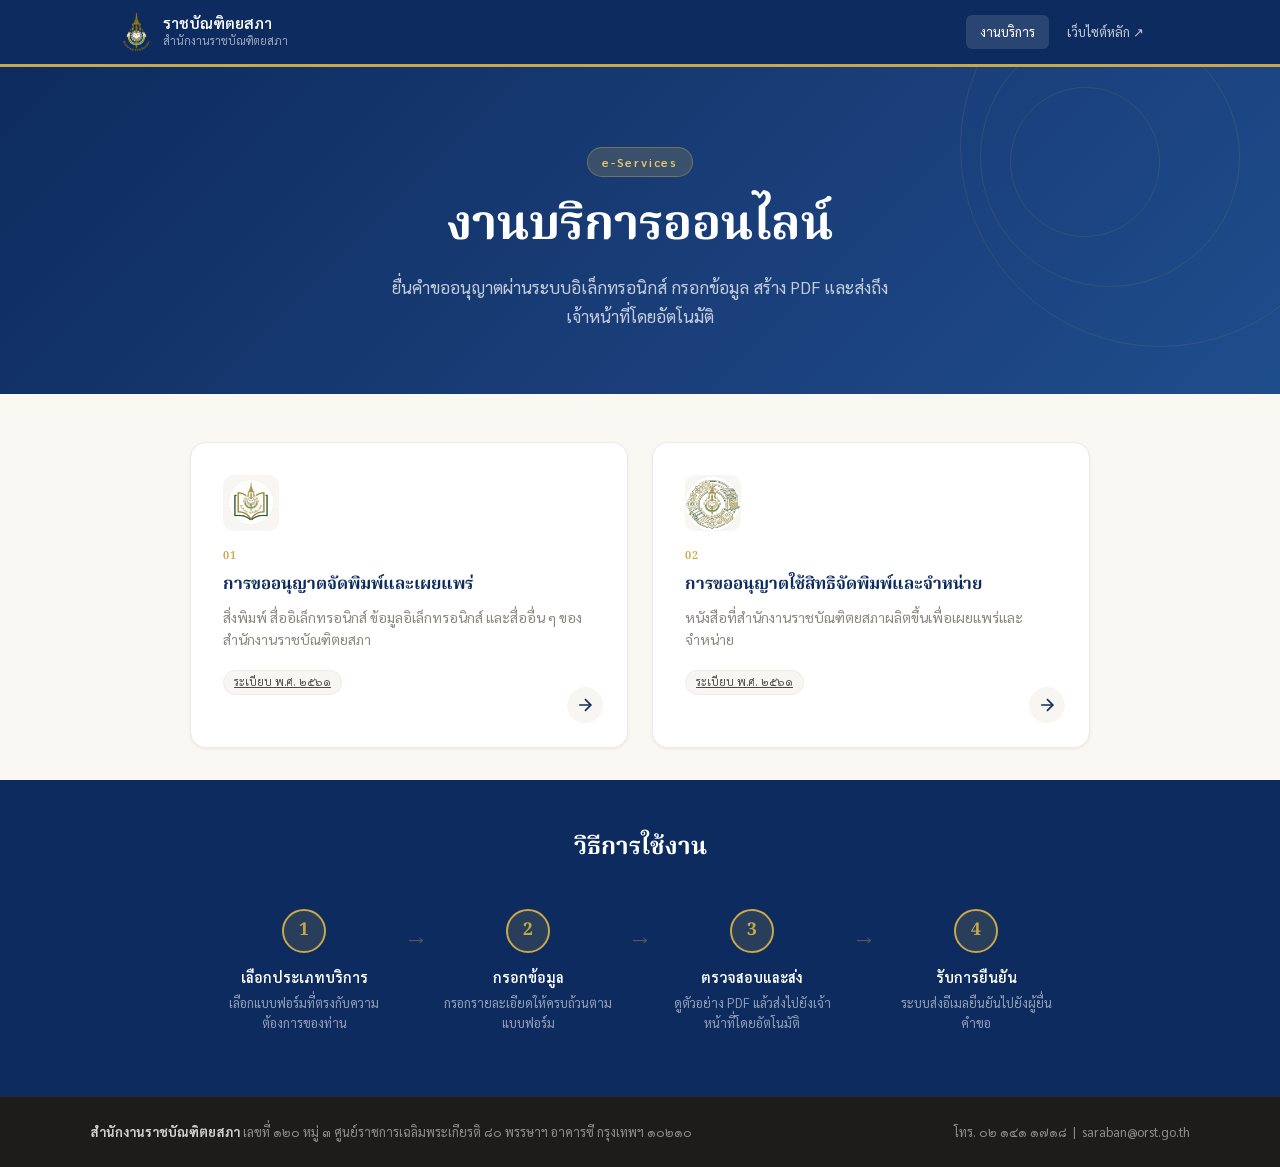
<file: frontend/index.html>
<!DOCTYPE html>
<html lang="th">
<head>
<meta charset="UTF-8">
<meta name="viewport" content="width=device-width, initial-scale=1.0">
<title>งานบริการ e-Services — สำนักงานราชบัณฑิตยสภา</title>
<link rel="preconnect" href="https://fonts.googleapis.com">
<link href="https://fonts.googleapis.com/css2?family=Sarabun:wght@300;400;500;600;700&family=Noto+Serif+Thai:wght@400;600;700&display=swap" rel="stylesheet">
<link rel="stylesheet" href="css/main.css">
<link rel="icon" type="image/png" href="img/favicon.png">
</head>
<body>
  <header class="site-header">
    <div class="header-inner">
      <div class="header-logo">
        <img src="img/logo.png" alt="ราชบัณฑิตยสภา" class="logo-img">
        <div class="logo-text">
          <span class="logo-main">ราชบัณฑิตยสภา</span>
          <span class="logo-sub">สำนักงานราชบัณฑิตยสภา</span>
        </div>
      </div>
      <nav class="header-nav">
        <a href="index.html" class="nav-link active">งานบริการ</a>
        <a href="https://www.orst.go.th" class="nav-link" target="_blank">เว็บไซต์หลัก ↗</a>
      </nav>
    </div>
  </header>

  <main>
    <section class="hero">
      <div class="hero-inner">
        <div class="hero-badge">e-Services</div>
        <h1 class="hero-title">งานบริการออนไลน์</h1>
        <p class="hero-desc">ยื่นคำขออนุญาตผ่านระบบอิเล็กทรอนิกส์ กรอกข้อมูล สร้าง PDF และส่งถึงเจ้าหน้าที่โดยอัตโนมัติ</p>
      </div>
      <div class="hero-deco" aria-hidden="true">
        <div class="deco-ring r1"></div>
        <div class="deco-ring r2"></div>
        <div class="deco-ring r3"></div>
      </div>
    </section>

    <section class="services">
      <div class="services-inner">
        <div class="service-card" onclick="location.href='form1.html'">
          <div class="card-icon">
            <img src="img/icon-form1.png" alt="ไอคอนบริการขออนุญาตจัดพิมพ์และเผยแพร่" style="width:56px;height:56px;object-fit:contain;">
          </div>
          <div class="card-number">01</div>
          <h2 class="card-title">การขออนุญาตจัดพิมพ์และเผยแพร่</h2>
          <p class="card-desc">สิ่งพิมพ์ สื่ออิเล็กทรอนิกส์ ข้อมูลอิเล็กทรอนิกส์ และสื่ออื่น ๆ ของสำนักงานราชบัณฑิตยสภา</p>
          <div class="card-meta">
            <a href="ระเบียบฟรี.PDF" target="_blank" rel="noopener" class="meta-tag" onclick="event.stopPropagation()">ระเบียบ พ.ศ. ๒๕๖๑</a>
          </div>
          <div class="card-arrow">
            <svg width="20" height="20" viewBox="0 0 24 24" fill="none" stroke="currentColor" stroke-width="2"><line x1="5" y1="12" x2="19" y2="12"/><polyline points="12 5 19 12 12 19"/></svg>
          </div>
        </div>

        <div class="service-card" onclick="location.href='form2.html'">
          <div class="card-icon">
            <img src="img/icon-form2.png" alt="ไอคอนบริการขออนุญาตใช้สิทธิจัดพิมพ์และจำหน่าย" style="width:56px;height:56px;object-fit:contain;">
          </div>
          <div class="card-number">02</div>
          <h2 class="card-title">การขออนุญาตใช้สิทธิจัดพิมพ์และจำหน่าย</h2>
          <p class="card-desc">หนังสือที่สำนักงานราชบัณฑิตยสภาผลิตขึ้นเพื่อเผยแพร่และจำหน่าย</p>
          <div class="card-meta">
          <a href="ระเบียบเสียเงิน.PDF" target="_blank" rel="noopener" class="meta-tag" onclick="event.stopPropagation()">ระเบียบ พ.ศ. ๒๕๖๑</a>
          </div>
          <div class="card-arrow">
            <svg width="20" height="20" viewBox="0 0 24 24" fill="none" stroke="currentColor" stroke-width="2"><line x1="5" y1="12" x2="19" y2="12"/><polyline points="12 5 19 12 12 19"/></svg>
          </div>
        </div>
      </div>
    </section>

    <section class="how-it-works">
      <div class="how-inner">
        <h2 class="how-title">วิธีการใช้งาน</h2>
        <div class="steps">
          <div class="step">
            <div class="step-num">1</div>
            <div class="step-body">
              <h3>เลือกประเภทบริการ</h3>
              <p>เลือกแบบฟอร์มที่ตรงกับความต้องการของท่าน</p>
            </div>
          </div>
          <div class="step-sep">→</div>
          <div class="step">
            <div class="step-num">2</div>
            <div class="step-body">
              <h3>กรอกข้อมูล</h3>
              <p>กรอกรายละเอียดให้ครบถ้วนตามแบบฟอร์ม</p>
            </div>
          </div>
          <div class="step-sep">→</div>
          <div class="step">
            <div class="step-num">3</div>
            <div class="step-body">
              <h3>ตรวจสอบและส่ง</h3>
              <p>ดูตัวอย่าง PDF แล้วส่งไปยังเจ้าหน้าที่โดยอัตโนมัติ</p>
            </div>
          </div>
          <div class="step-sep">→</div>
          <div class="step">
            <div class="step-num">4</div>
            <div class="step-body">
              <h3>รับการยืนยัน</h3>
              <p>ระบบส่งอีเมลยืนยันไปยังผู้ยื่นคำขอ</p>
            </div>
          </div>
        </div>
      </div>
    </section>
  </main>

  <footer class="site-footer">
    <div class="footer-inner">
      <div class="footer-info">
        <strong>สำนักงานราชบัณฑิตยสภา</strong>
        เลขที่ ๑๒๐ หมู่ ๓ ศูนย์ราชการเฉลิมพระเกียรติ ๘๐ พรรษาฯ อาคารซี กรุงเทพฯ ๑๐๒๑๐
      </div>
      <div class="footer-contact">
        โทร. ๐๒ ๑๔๑ ๑๗๑๘ &nbsp;|&nbsp; saraban@orst.go.th
      </div>
    </div>
  </footer>
</body>
</html>
</file>
<file: frontend/css/main.css>
/* ================================================
   สำนักงานราชบัณฑิตยสภา — E-Form System
   main.css
   ================================================ */

:root {
  --navy: #0d2b5e;
  --navy-light: #1a3f7a;
  --gold: #c9a84c;
  --gold-light: #e8c870;
  --cream: #faf8f3;
  --white: #ffffff;
  --gray-50: #f7f6f2;
  --gray-100: #eeece6;
  --gray-300: #c5c2b8;
  --gray-500: #8a8780;
  --gray-700: #4a4844;
  --gray-900: #1e1c1a;
  --error: #c0392b;
  --success: #1a7a4a;
  --radius-sm: 6px;
  --radius-md: 10px;
  --radius-lg: 16px;
  --shadow-sm: 0 1px 3px rgba(13,43,94,.08);
  --shadow-md: 0 4px 16px rgba(13,43,94,.10);
  --shadow-lg: 0 12px 40px rgba(13,43,94,.14);
}

*, *::before, *::after { box-sizing: border-box; margin: 0; padding: 0; }

html { scroll-behavior: smooth; }

body {
  font-family: 'Sarabun', sans-serif;
  font-size: 16px;
  line-height: 1.7;
  color: var(--gray-900);
  background: var(--cream);
  -webkit-font-smoothing: antialiased;
}

/* ── HEADER ── */
.site-header {
  background: var(--navy);
  position: sticky;
  top: 0;
  z-index: 100;
  border-bottom: 3px solid var(--gold);
}
.header-inner {
  max-width: 1100px;
  margin: 0 auto;
  padding: 0 2rem;
  height: 64px;
  display: flex;
  align-items: center;
  justify-content: space-between;
}
.header-logo { display: flex; align-items: center; gap: 12px; }
.logo-emblem {
  width: 40px; height: 40px;
  background: var(--gold);
  border-radius: 50%;
  display: flex; align-items: center; justify-content: center;
  font-family: 'Noto Serif Thai', serif;
  font-size: 20px; font-weight: 700;
  color: var(--navy);
}
.logo-main { display: block; font-size: 15px; font-weight: 600; color: var(--white); line-height: 1.2; }
.logo-sub { display: block; font-size: 11px; color: rgba(255,255,255,.6); }
.header-nav { display: flex; gap: 4px; }
.nav-link {
  padding: 6px 14px;
  border-radius: var(--radius-sm);
  font-size: 13px;
  color: rgba(255,255,255,.75);
  text-decoration: none;
  transition: all .2s;
}
.nav-link:hover, .nav-link.active {
  background: rgba(255,255,255,.12);
  color: var(--white);
}

/* ── HERO ── */
.hero {
  background: linear-gradient(135deg, var(--navy) 0%, var(--navy-light) 60%, #1e4d8c 100%);
  padding: 5rem 2rem 4rem;
  position: relative;
  overflow: hidden;
}
.hero-inner {
  max-width: 700px;
  margin: 0 auto;
  text-align: center;
  position: relative;
  z-index: 2;
}
.hero-badge {
  display: inline-block;
  background: rgba(201,168,76,.2);
  border: 1px solid rgba(201,168,76,.4);
  color: var(--gold-light);
  font-size: 12px;
  font-weight: 600;
  letter-spacing: .15em;
  padding: 4px 14px;
  border-radius: 100px;
  margin-bottom: 1.25rem;
}
.hero-title {
  font-family: 'Noto Serif Thai', serif;
  font-size: clamp(2rem, 5vw, 3rem);
  font-weight: 700;
  color: var(--white);
  line-height: 1.25;
  margin-bottom: 1rem;
}
.hero-desc {
  font-size: 1.05rem;
  color: rgba(255,255,255,.75);
  max-width: 500px;
  margin: 0 auto;
}
.hero-deco { position: absolute; inset: 0; pointer-events: none; }
.deco-ring {
  position: absolute;
  border-radius: 50%;
  border: 1px solid rgba(201,168,76,.12);
}
.r1 { width: 400px; height: 400px; top: -120px; right: -80px; }
.r2 { width: 260px; height: 260px; top: -40px; right: 40px; }
.r3 { width: 150px; height: 150px; top: 20px; right: 120px; }

/* ── SERVICES ── */
.services { padding: 3rem 2rem 2rem; }
.services-inner {
  max-width: 900px;
  margin: 0 auto;
  display: grid;
  grid-template-columns: 1fr 1fr;
  gap: 1.5rem;
}
@media (max-width: 640px) { .services-inner { grid-template-columns: 1fr; } }

.service-card {
  background: var(--white);
  border: 1px solid var(--gray-100);
  border-radius: var(--radius-lg);
  padding: 2rem;
  cursor: pointer;
  position: relative;
  transition: all .25s;
  box-shadow: var(--shadow-sm);
  overflow: hidden;
}
.service-card::before {
  content: '';
  position: absolute;
  top: 0; left: 0; right: 0;
  height: 4px;
  background: linear-gradient(90deg, var(--navy), var(--gold));
  opacity: 0;
  transition: opacity .25s;
}
.service-card:hover {
  transform: translateY(-4px);
  box-shadow: var(--shadow-lg);
  border-color: var(--gray-300);
}
.service-card:hover::before { opacity: 1; }
.card-icon {
  width: 56px; height: 56px;
  background: var(--gray-50);
  border-radius: var(--radius-md);
  display: flex; align-items: center; justify-content: center;
  color: var(--navy);
  margin-bottom: 1rem;
  transition: all .25s;
}
.service-card:hover .card-icon {
  background: var(--navy);
  color: var(--gold);
}
.card-number {
  font-family: 'Noto Serif Thai', serif;
  font-size: 11px;
  font-weight: 600;
  color: var(--gold);
  letter-spacing: .1em;
  margin-bottom: .4rem;
}
.card-title {
  font-family: 'Noto Serif Thai', serif;
  font-size: 1.05rem;
  font-weight: 700;
  color: var(--navy);
  margin-bottom: .6rem;
  line-height: 1.4;
}
.card-desc {
  font-size: .875rem;
  color: var(--gray-500);
  line-height: 1.6;
  margin-bottom: 1rem;
}
.card-meta { margin-bottom: 1.25rem; }
.meta-tag {
  display: inline-block;
  background: var(--gray-50);
  border: 1px solid var(--gray-100);
  color: var(--gray-700);
  font-size: 11px;
  padding: 2px 10px;
  border-radius: 100px;
}
.card-arrow {
  position: absolute;
  bottom: 1.5rem; right: 1.5rem;
  width: 36px; height: 36px;
  border-radius: 50%;
  background: var(--gray-50);
  display: flex; align-items: center; justify-content: center;
  color: var(--navy);
  transition: all .25s;
}
.service-card:hover .card-arrow {
  background: var(--gold);
  color: var(--navy);
  transform: translateX(3px);
}

/* ── HOW IT WORKS ── */
.how-it-works {
  padding: 3rem 2rem 4rem;
  background: var(--navy);
}
.how-inner { max-width: 900px; margin: 0 auto; }
.how-title {
  font-family: 'Noto Serif Thai', serif;
  font-size: 1.5rem;
  font-weight: 700;
  color: var(--white);
  text-align: center;
  margin-bottom: 2.5rem;
}
.steps {
  display: flex;
  align-items: flex-start;
  gap: 1rem;
  flex-wrap: wrap;
  justify-content: center;
}
.step {
  display: flex;
  flex-direction: column;
  align-items: center;
  text-align: center;
  max-width: 170px;
}
.step-num {
  width: 44px; height: 44px;
  border-radius: 50%;
  background: rgba(201,168,76,.15);
  border: 2px solid var(--gold);
  display: flex; align-items: center; justify-content: center;
  font-family: 'Noto Serif Thai', serif;
  font-size: 1.1rem; font-weight: 700;
  color: var(--gold);
  margin-bottom: .75rem;
}
.step-body h3 { font-size: .9rem; font-weight: 600; color: var(--white); margin-bottom: .25rem; }
.step-body p { font-size: .8rem; color: rgba(255,255,255,.55); line-height: 1.5; }
.step-sep { font-size: 1.5rem; color: rgba(201,168,76,.4); margin-top: .5rem; }

/* ── FOOTER ── */
.site-footer {
  background: var(--gray-900);
  padding: 1.5rem 2rem;
  border-top: 1px solid rgba(255,255,255,.06);
}
.footer-inner {
  max-width: 1100px;
  margin: 0 auto;
  display: flex;
  justify-content: space-between;
  align-items: center;
  flex-wrap: wrap;
  gap: .5rem;
}
.footer-info, .footer-contact { font-size: .8rem; color: rgba(255,255,255,.5); }
.footer-info strong { color: rgba(255,255,255,.8); }

/* ── FORM PAGE SHARED STYLES ── */
.form-page-body { background: var(--gray-50); }

.form-layout {
  max-width: 820px;
  margin: 0 auto;
  padding: 2.5rem 2rem 4rem;
}

.breadcrumb {
  font-size: .8rem;
  color: var(--gray-500);
  margin-bottom: 1.5rem;
}
.breadcrumb a { color: var(--navy); text-decoration: none; }
.breadcrumb a:hover { text-decoration: underline; }

.form-header {
  background: var(--white);
  border: 1px solid var(--gray-100);
  border-radius: var(--radius-lg);
  padding: 1.75rem 2rem;
  margin-bottom: 1.5rem;
  display: flex;
  align-items: flex-start;
  gap: 1rem;
  border-left: 5px solid var(--navy);
}
.form-header-icon {
  width: 48px; height: 48px;
  background: var(--gray-50);
  border-radius: var(--radius-md);
  display: flex; align-items: center; justify-content: center;
  color: var(--navy);
  flex-shrink: 0;
}
.form-header-text h1 {
  font-family: 'Noto Serif Thai', serif;
  font-size: 1.2rem;
  font-weight: 700;
  color: var(--navy);
  margin-bottom: .25rem;
}
.form-header-text p { font-size: .85rem; color: var(--gray-500); }

.form-card {
  background: var(--white);
  border: 1px solid var(--gray-100);
  border-radius: var(--radius-lg);
  padding: 2rem;
  margin-bottom: 1.5rem;
  box-shadow: var(--shadow-sm);
}
.form-section-title {
  font-size: .75rem;
  font-weight: 600;
  letter-spacing: .1em;
  color: var(--gold);
  text-transform: uppercase;
  margin-bottom: 1.25rem;
  padding-bottom: .6rem;
  border-bottom: 1px solid var(--gray-100);
}
.form-grid {
  display: grid;
  grid-template-columns: 1fr 1fr;
  gap: 1rem;
}
.form-grid .full { grid-column: 1 / -1; }
@media (max-width: 580px) {
  .form-grid { grid-template-columns: 1fr; }
  .form-grid .full { grid-column: 1; }
}

.field { display: flex; flex-direction: column; gap: 5px; }
.field label {
  font-size: .8rem;
  font-weight: 500;
  color: var(--gray-700);
}
.field label .req { color: var(--error); margin-left: 2px; }
.field input,
.field select,
.field textarea {
  font-family: 'Sarabun', sans-serif;
  font-size: .9rem;
  color: var(--gray-900);
  background: var(--white);
  border: 1.5px solid var(--gray-100);
  border-radius: var(--radius-sm);
  padding: 9px 12px;
  transition: border-color .15s, box-shadow .15s;
  outline: none;
  width: 100%;
}
.field input:hover, .field select:hover, .field textarea:hover {
  border-color: var(--gray-300);
}
.field input:focus, .field select:focus, .field textarea:focus {
  border-color: var(--navy);
  box-shadow: 0 0 0 3px rgba(13,43,94,.08);
}
.field input.error, .field select.error, .field textarea.error {
  border-color: var(--error);
}
.field .hint { font-size: .75rem; color: var(--gray-500); }
.field .err-msg { font-size: .75rem; color: var(--error); display: none; }
.field.has-error .err-msg { display: block; }
.field textarea { resize: vertical; min-height: 90px; }

.form-actions {
  display: flex;
  align-items: center;
  justify-content: space-between;
  flex-wrap: wrap;
  gap: 1rem;
  margin-top: 1.5rem;
}
.actions-left { font-size: .8rem; color: var(--gray-500); }
.actions-right { display: flex; gap: .75rem; }

.btn {
  display: inline-flex;
  align-items: center;
  gap: .5rem;
  padding: 10px 20px;
  border-radius: var(--radius-sm);
  font-family: 'Sarabun', sans-serif;
  font-size: .9rem;
  font-weight: 500;
  cursor: pointer;
  border: 1.5px solid transparent;
  transition: all .2s;
  text-decoration: none;
  white-space: nowrap;
}
.btn-ghost {
  background: var(--white);
  border-color: var(--gray-300);
  color: var(--gray-700);
}
.btn-ghost:hover { background: var(--gray-50); }
.btn-preview {
  background: var(--white);
  border-color: var(--navy);
  color: var(--navy);
}
.btn-preview:hover { background: var(--navy); color: var(--white); }
.btn-submit {
  background: var(--navy);
  color: var(--white);
}
.btn-submit:hover { background: var(--navy-light); }
.btn-submit:disabled {
  opacity: .6;
  cursor: not-allowed;
}
.btn svg { flex-shrink: 0; }

/* ── NOTICE ── */
.notice {
  background: #fffbf0;
  border: 1px solid #e8c870;
  border-radius: var(--radius-md);
  padding: 1rem 1.25rem;
  font-size: .85rem;
  color: #6b5400;
  display: flex;
  gap: .75rem;
  align-items: flex-start;
  margin-bottom: 1.5rem;
}
.notice svg { flex-shrink: 0; margin-top: 2px; color: var(--gold); }

/* ── MODAL OVERLAY ── */
.modal-overlay {
  position: fixed;
  inset: 0;
  background: rgba(13,43,94,.5);
  backdrop-filter: blur(4px);
  z-index: 200;
  display: none;
  align-items: center;
  justify-content: center;
  padding: 1rem;
}
.modal-overlay.open { display: flex; }
.modal {
  background: var(--white);
  border-radius: var(--radius-lg);
  width: 100%;
  max-width: 720px;
  max-height: 90vh;
  overflow: hidden;
  display: flex;
  flex-direction: column;
  box-shadow: var(--shadow-lg);
}
.modal-header {
  padding: 1rem 1.5rem;
  border-bottom: 1px solid var(--gray-100);
  display: flex;
  justify-content: space-between;
  align-items: center;
}
.modal-header h2 { font-size: 1rem; font-weight: 600; color: var(--navy); }
.modal-close {
  width: 32px; height: 32px;
  border: none;
  background: var(--gray-50);
  border-radius: 50%;
  cursor: pointer;
  display: flex; align-items: center; justify-content: center;
  transition: background .2s;
}
.modal-close:hover { background: var(--gray-100); }
.modal-body {
  flex: 1;
  overflow-y: auto;
  padding: 0;
}
.modal-body iframe { width: 100%; height: 500px; border: none; display: block; }

/* ── TOAST ── */
.toast-container {
  position: fixed;
  bottom: 2rem;
  right: 2rem;
  z-index: 300;
  display: flex;
  flex-direction: column;
  gap: .75rem;
}
.toast {
  display: flex;
  align-items: flex-start;
  gap: .75rem;
  background: var(--white);
  border: 1px solid var(--gray-100);
  border-radius: var(--radius-md);
  padding: .875rem 1.125rem;
  box-shadow: var(--shadow-lg);
  min-width: 280px;
  max-width: 380px;
  animation: slideIn .3s ease;
  font-size: .875rem;
}
.toast-icon { flex-shrink: 0; margin-top: 1px; }
.toast-title { font-weight: 600; margin-bottom: 2px; }
.toast-msg { color: var(--gray-500); font-size: .8rem; }
.toast.success .toast-icon { color: var(--success); }
.toast.error .toast-icon { color: var(--error); }
.toast.info .toast-icon { color: var(--navy); }

@keyframes slideIn {
  from { transform: translateX(100%); opacity: 0; }
  to   { transform: translateX(0);    opacity: 1; }
}

/* ── LOADING ── */
.btn-loading { pointer-events: none; }
.btn-loading .btn-text { opacity: 0; }
.btn-loading::after {
  content: '';
  position: absolute;
  width: 16px; height: 16px;
  border: 2px solid rgba(255,255,255,.3);
  border-top-color: var(--white);
  border-radius: 50%;
  animation: spin .6s linear infinite;
}
@keyframes spin { to { transform: rotate(360deg); } }
.btn { position: relative; }
.logo-img {
  height: 40px;
  width: auto;
  object-fit: contain;
}
</file>
